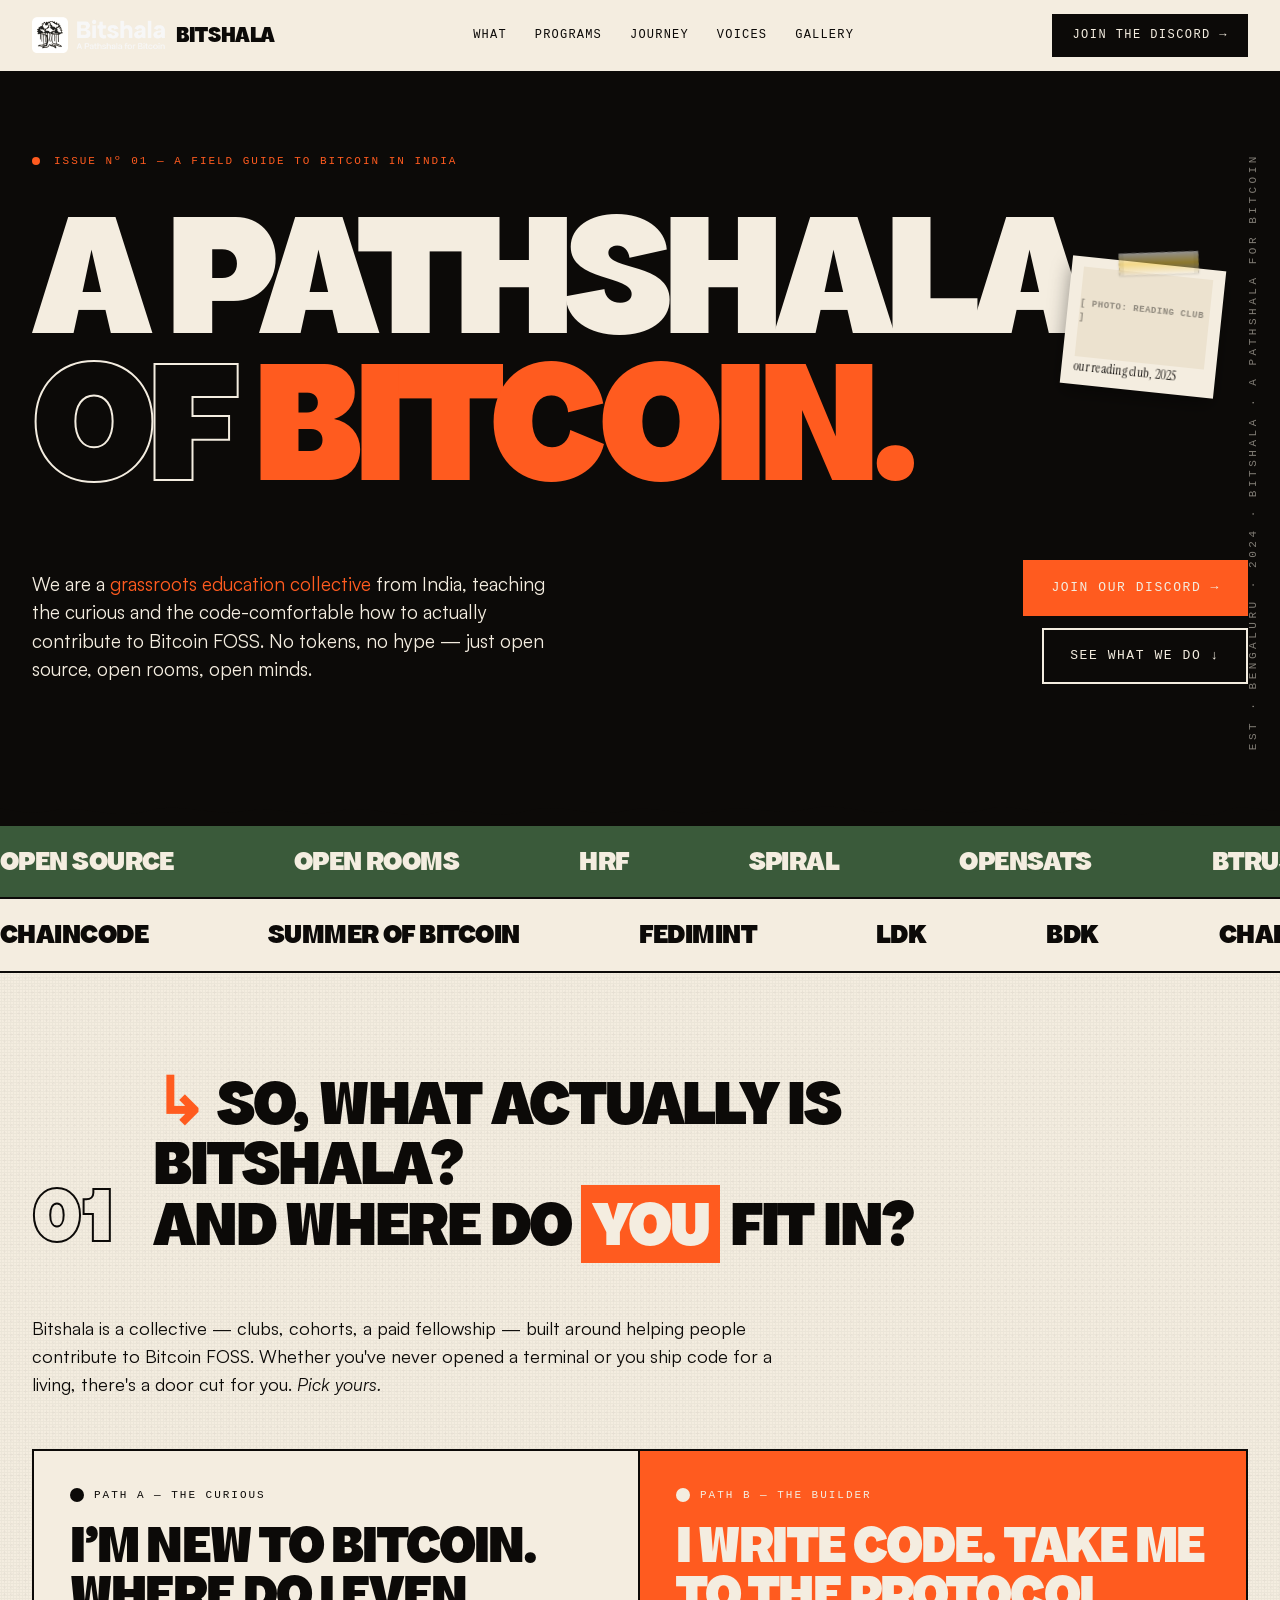
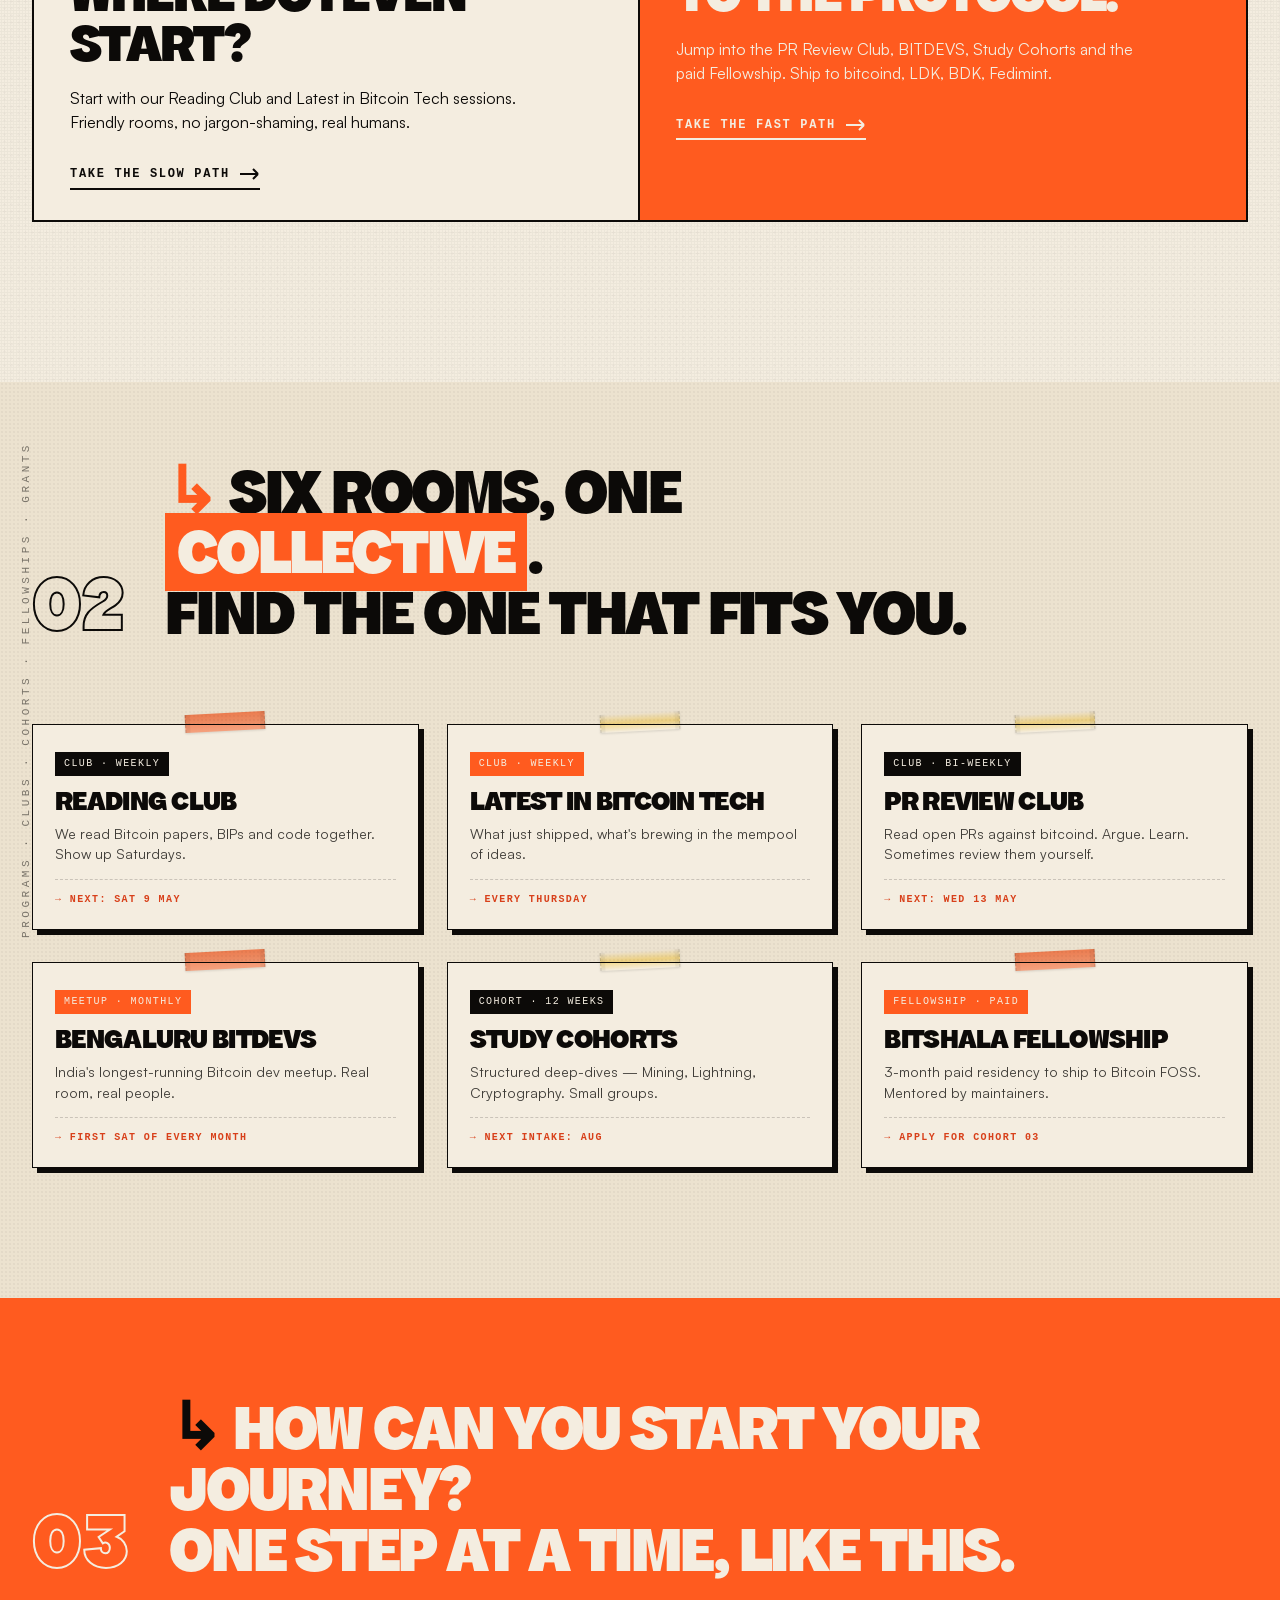
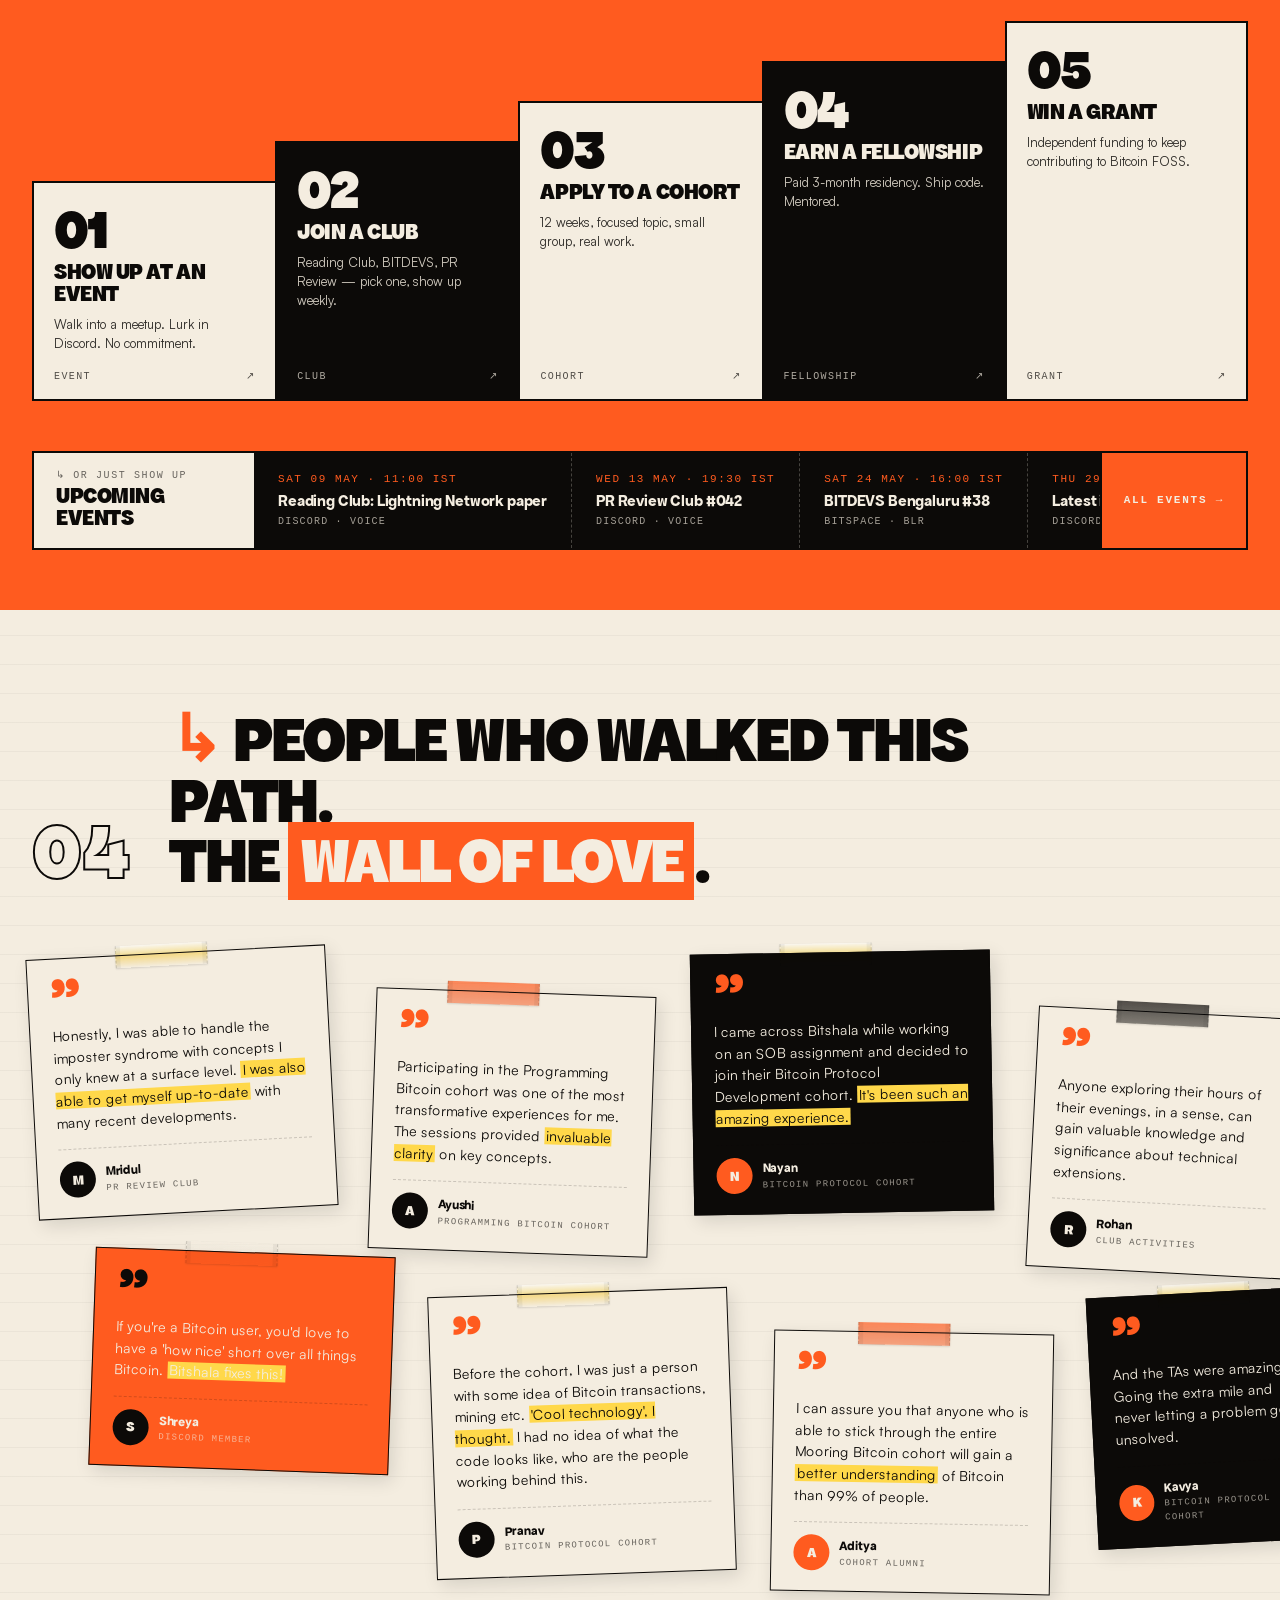
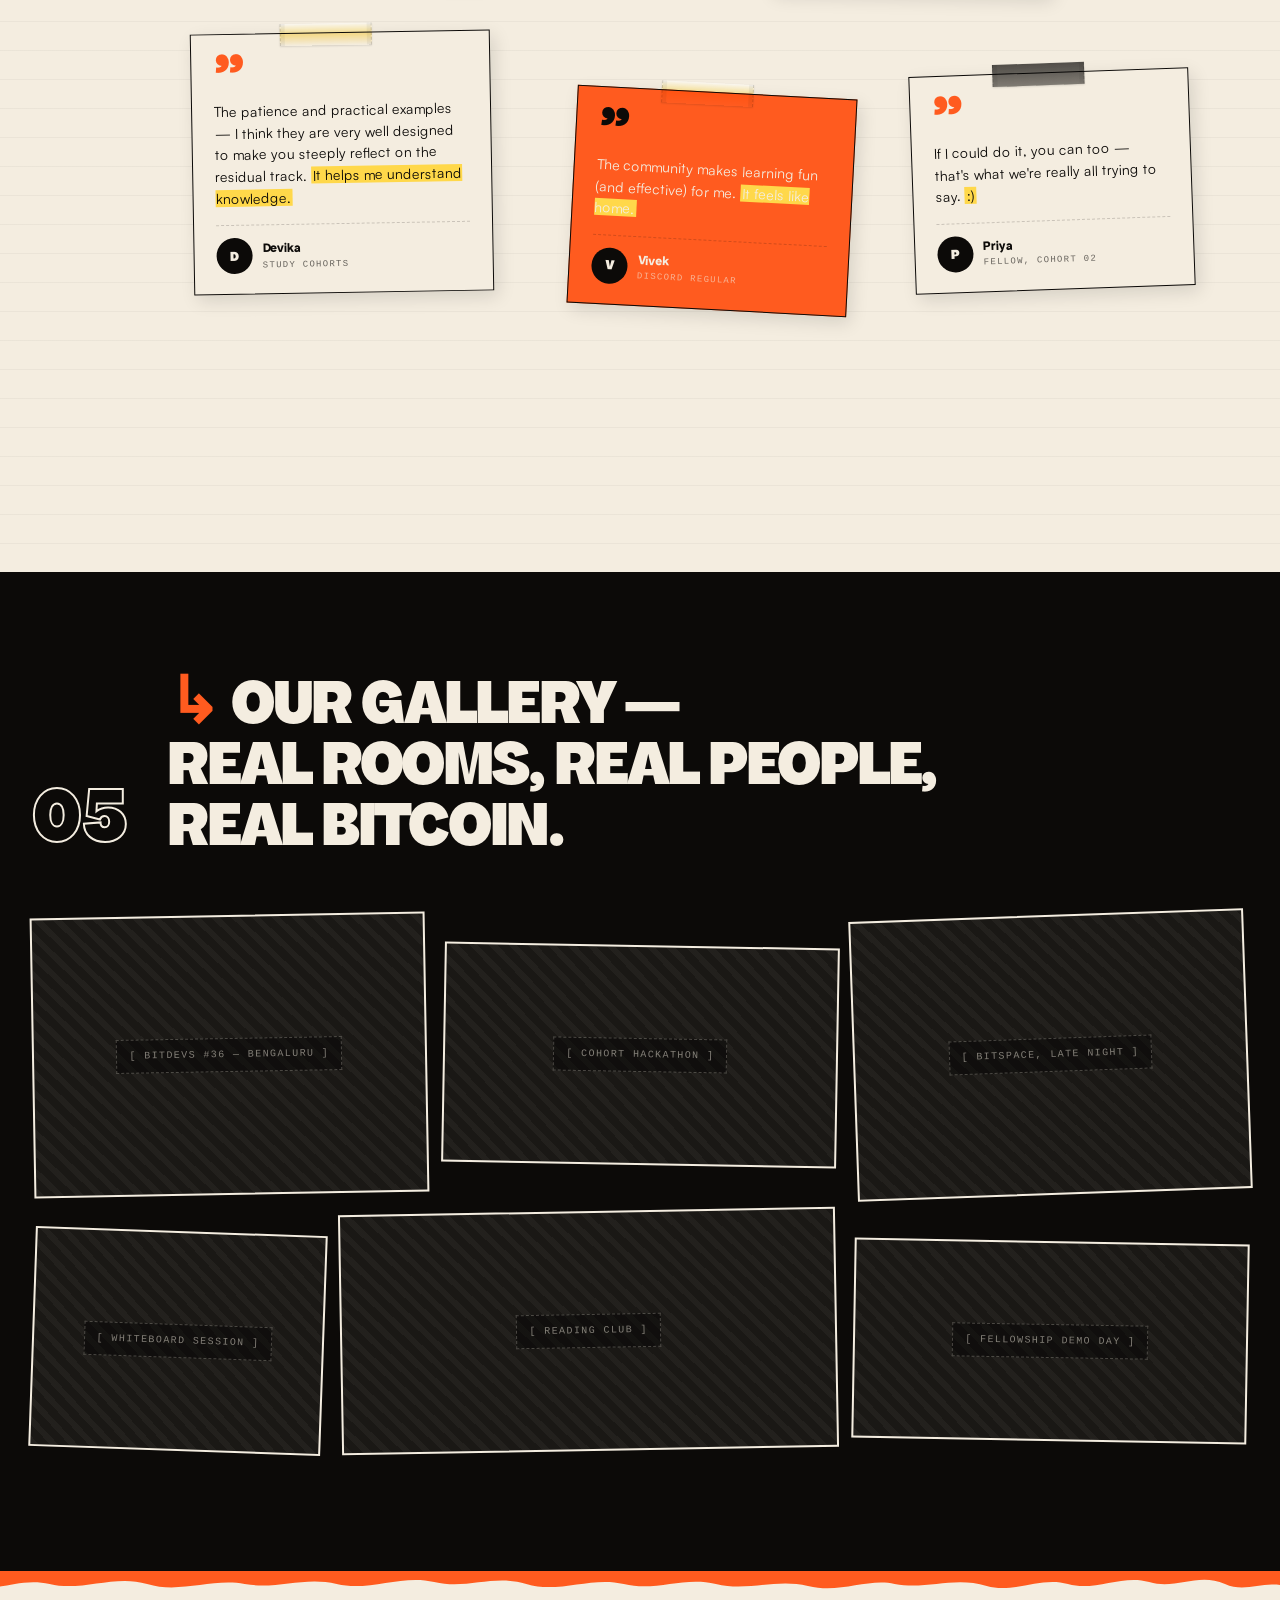
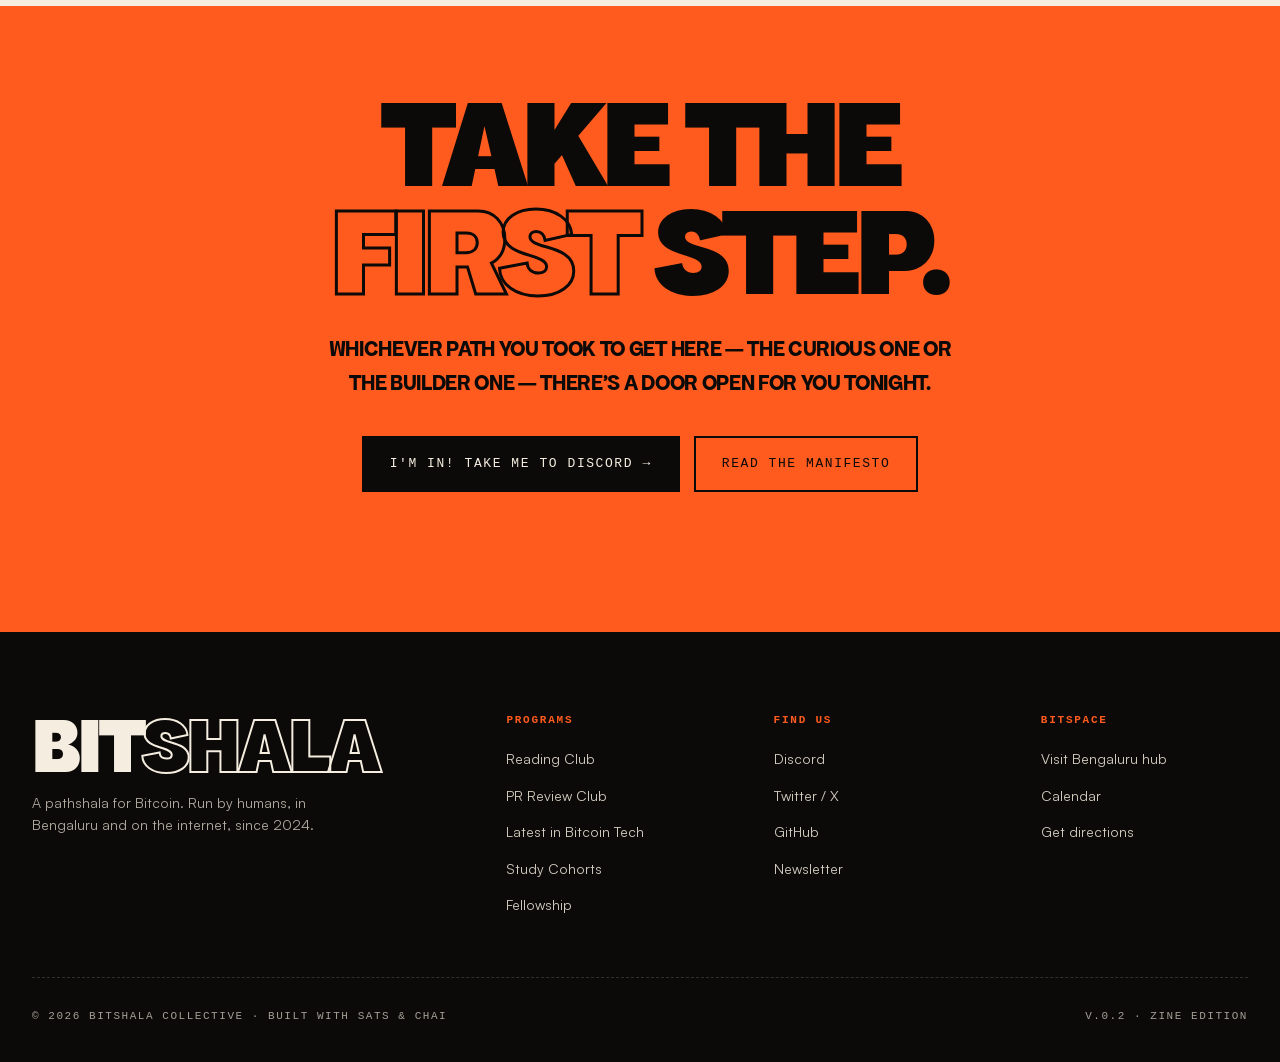
<file: index.html>
<!doctype html>
<html lang="en">
<head>
<meta charset="utf-8" />
<meta name="viewport" content="width=device-width, initial-scale=1" />
<title>Bitshala — A Pathshala for Bitcoin</title>
<meta name="description" content="Bitshala is a grassroots Bitcoin education collective from India. Clubs, cohorts, and a paid fellowship for curious minds and working devs." />
<link rel="preconnect" href="https://fonts.googleapis.com" />
<link rel="preconnect" href="https://fonts.gstatic.com" crossorigin />
<link rel="stylesheet" href="https://fonts.googleapis.com/css2?family=Instrument+Serif:ital@0;1&display=swap" />
<link rel="stylesheet" href="project/styles.css" />
<style>
  /* Hero stamp is absolutely positioned within the hero grid */
  .hero-stamp { position: absolute; }
</style>
</head>
<body class="paper">

<!-- ============ NAV ============ -->
<nav class="nav">
  <div class="nav-inner">
    <a href="#" class="nav-logo">
      <img src="project/assets/bitshala-logo.png" alt="Bitshala" />
      <span>BITSHALA</span>
    </a>
    <div class="nav-links">
      <a href="#what">What</a>
      <a href="#tree">Programs</a>
      <a href="#journey">Journey</a>
      <a href="#wall">Voices</a>
      <a href="#gallery">Gallery</a>
    </div>
    <a href="https://discord.gg/bitshala" class="nav-cta">Join the Discord →</a>
  </div>
</nav>

<!-- ============ HERO ============ -->
<header class="hero ink-bg torn-bottom dark-tear">
  <div class="vertical-text">EST · BENGALURU · 2024 · BITSHALA · A PATHSHALA FOR BITCOIN</div>
  <div class="wrap hero-grid">
    <div class="hero-eyebrow eyebrow">
      <span class="dot"></span>
      <span>Issue Nº 01 — A Field Guide to Bitcoin in India</span>
    </div>
    <h1 class="hero-mega">
      A&nbsp;Pathshala<br />
      <span class="of">of</span>&nbsp;<span class="bitcoin">Bitcoin.</span>
    </h1>

    <div class="hero-meta">
      <p class="hero-blurb">
        We are a <em>grassroots education collective</em> from India,
        teaching the curious and the code-comfortable how to actually
        contribute to Bitcoin FOSS. No tokens, no hype — just open
        source, open rooms, open minds.
      </p>
      <div class="hero-actions">
        <a href="https://discord.gg/bitshala" class="btn btn-primary">Join our Discord →</a>
        <a href="#tree" class="btn btn-ghost">See what we do ↓</a>
      </div>
    </div>

    <!-- Taped polaroid stamp -->
    <div class="hero-stamp s1" data-caption="our reading club, 2025">
      <div class="tape" style="top:-12px;left:30%;width:80px;transform:rotate(-8deg)"></div>
      <div class="img">[ photo: reading club ]</div>
    </div>
  </div>
</header>

<!-- ============ MARQUEES ============ -->
<div class="marquee">
  <div class="marquee-track">
    <span>OPEN SOURCE</span><i class="star"></i>
    <span>OPEN ROOMS</span><i class="star"></i>
    <span>HRF</span><i class="star"></i>
    <span>SPIRAL</span><i class="star"></i>
    <span>OPENSATS</span><i class="star"></i>
    <span>BTRUST</span><i class="star"></i>
    <span>OPEN SOURCE</span><i class="star"></i>
    <span>OPEN ROOMS</span><i class="star"></i>
    <span>HRF</span><i class="star"></i>
    <span>SPIRAL</span><i class="star"></i>
    <span>OPENSATS</span><i class="star"></i>
    <span>BTRUST</span><i class="star"></i>
  </div>
</div>
<div class="marquee marquee-reverse">
  <div class="marquee-track">
    <span>CHAINCODE</span><i class="star"></i>
    <span>SUMMER OF BITCOIN</span><i class="star"></i>
    <span>FEDIMINT</span><i class="star"></i>
    <span>LDK</span><i class="star"></i>
    <span>BDK</span><i class="star"></i>
    <span>CHAINCODE</span><i class="star"></i>
    <span>SUMMER OF BITCOIN</span><i class="star"></i>
    <span>FEDIMINT</span><i class="star"></i>
    <span>LDK</span><i class="star"></i>
    <span>BDK</span><i class="star"></i>
  </div>
</div>

<!-- ============ WHAT IS BITSHALA + PICK YOUR PATH ============ -->
<section class="what-section paper" id="what">
  <div class="wrap">
    <div class="section-head">
      <div class="section-num">01</div>
      <h2 class="section-q">So, what actually <i>is</i> Bitshala? <br/>and where do <span class="highlight">you</span> fit in?</h2>
    </div>

    <p style="max-width:780px;font-size:18px;line-height:1.55;margin-bottom:50px">
      Bitshala is a collective — clubs, cohorts, a paid fellowship — built
      around helping people contribute to Bitcoin FOSS. Whether you've
      never opened a terminal or you ship code for a living, there's a
      door cut for you. <em>Pick yours.</em>
    </p>

    <div class="path-split">
      <a href="#tree" class="path-card">
        <div class="label">Path A — the curious</div>
        <h3>I'm new to Bitcoin. Where do I even start?</h3>
        <p class="desc">Start with our Reading Club and Latest in Bitcoin Tech sessions. Friendly rooms, no jargon-shaming, real humans.</p>
        <span class="arrow">Take the slow path
          <svg width="20" height="12" viewBox="0 0 20 12" fill="none"><path d="M0 6h18m0 0L13 1m5 5l-5 5" stroke="currentColor" stroke-width="2"/></svg>
        </span>
      </a>
      <a href="#tree" class="path-card orange">
        <div class="label">Path B — the builder</div>
        <h3>I write code. Take me to the protocol.</h3>
        <p class="desc">Jump into the PR Review Club, BITDEVS, Study Cohorts and the paid Fellowship. Ship to bitcoind, LDK, BDK, Fedimint.</p>
        <span class="arrow">Take the fast path
          <svg width="20" height="12" viewBox="0 0 20 12" fill="none"><path d="M0 6h18m0 0L13 1m5 5l-5 5" stroke="currentColor" stroke-width="2"/></svg>
        </span>
      </a>
    </div>
  </div>
</section>

<!-- ============ PROGRAMS ============ -->
<section class="tree-section" id="tree">
  <div class="vertical-text">PROGRAMS · CLUBS · COHORTS · FELLOWSHIPS · GRANTS</div>
  <div class="wrap">
    <div class="section-head">
      <div class="section-num">02</div>
      <h2 class="section-q">Six rooms, one <span class="highlight">collective</span>. <br/>Find the one that fits you.</h2>
    </div>

    <div class="programs-stage" data-layout="grid">

      <div class="program-tile" data-id="reading">
        <div class="tape orange"></div>
        <span class="badge">CLUB · WEEKLY</span>
        <h4>Reading Club</h4>
        <p>We read Bitcoin papers, BIPs and code together. Show up Saturdays.</p>
        <div class="meta">→ Next: Sat 9 May</div>
      </div>

      <div class="program-tile" data-id="latest">
        <div class="tape"></div>
        <span class="badge orange">CLUB · WEEKLY</span>
        <h4>Latest in Bitcoin Tech</h4>
        <p>What just shipped, what's brewing in the mempool of ideas.</p>
        <div class="meta">→ Every Thursday</div>
      </div>

      <div class="program-tile" data-id="prreview">
        <div class="tape"></div>
        <span class="badge">CLUB · BI-WEEKLY</span>
        <h4>PR Review Club</h4>
        <p>Read open PRs against bitcoind. Argue. Learn. Sometimes review them yourself.</p>
        <div class="meta">→ Next: Wed 13 May</div>
      </div>

      <div class="program-tile" data-id="bitdevs">
        <div class="tape orange"></div>
        <span class="badge orange">MEETUP · MONTHLY</span>
        <h4>Bengaluru BITDEVS</h4>
        <p>India's longest-running Bitcoin dev meetup. Real room, real people.</p>
        <div class="meta">→ First Sat of every month</div>
      </div>

      <div class="program-tile" data-id="cohorts">
        <div class="tape"></div>
        <span class="badge">COHORT · 12 WEEKS</span>
        <h4>Study Cohorts</h4>
        <p>Structured deep-dives — Mining, Lightning, Cryptography. Small groups.</p>
        <div class="meta">→ Next intake: Aug</div>
      </div>

      <div class="program-tile" data-id="fellowship">
        <div class="tape orange"></div>
        <span class="badge orange">FELLOWSHIP · PAID</span>
        <h4>Bitshala Fellowship</h4>
        <p>3-month paid residency to ship to Bitcoin FOSS. Mentored by maintainers.</p>
        <div class="meta">→ Apply for cohort 03</div>
      </div>

    </div>
  </div>
</section>

<!-- ============ JOURNEY / STAIRS ============ -->
<section class="stairs-section" id="journey">
  <div class="wrap">
    <div class="section-head" style="margin-bottom:20px">
      <div class="section-num">03</div>
      <h2 class="section-q">How can you start your <i>journey</i>? <br/>One step at a time, like this.</h2>
    </div>

    <div class="stairs">
      <div class="stair">
        <div class="step-num">01</div>
        <h4>Show up at an event</h4>
        <p>Walk into a meetup. Lurk in Discord. No commitment.</p>
        <div class="step-tag"><span>EVENT</span><span>↗</span></div>
      </div>
      <div class="stair">
        <div class="step-num">02</div>
        <h4>Join a Club</h4>
        <p>Reading Club, BITDEVS, PR Review — pick one, show up weekly.</p>
        <div class="step-tag"><span>CLUB</span><span>↗</span></div>
      </div>
      <div class="stair">
        <div class="step-num">03</div>
        <h4>Apply to a Cohort</h4>
        <p>12 weeks, focused topic, small group, real work.</p>
        <div class="step-tag"><span>COHORT</span><span>↗</span></div>
      </div>
      <div class="stair">
        <div class="step-num">04</div>
        <h4>Earn a Fellowship</h4>
        <p>Paid 3-month residency. Ship code. Mentored.</p>
        <div class="step-tag"><span>FELLOWSHIP</span><span>↗</span></div>
      </div>
      <div class="stair">
        <div class="step-num">05</div>
        <h4>Win a Grant</h4>
        <p>Independent funding to keep contributing to Bitcoin FOSS.</p>
        <div class="step-tag"><span>GRANT</span><span>↗</span></div>
      </div>
    </div>

    <div class="events-strip">
      <div class="events-label">
        <small>↳ Or just show up</small>
        Upcoming Events
      </div>
      <div class="events-list">
        <div class="event-item">
          <span class="date">Sat 09 May · 11:00 IST</span>
          <span class="title">Reading Club: Lightning Network paper</span>
          <span class="where">Discord · Voice</span>
        </div>
        <div class="event-item">
          <span class="date">Wed 13 May · 19:30 IST</span>
          <span class="title">PR Review Club #042</span>
          <span class="where">Discord · Voice</span>
        </div>
        <div class="event-item">
          <span class="date">Sat 24 May · 16:00 IST</span>
          <span class="title">BITDEVS Bengaluru #38</span>
          <span class="where">Bitspace · BLR</span>
        </div>
        <div class="event-item">
          <span class="date">Thu 29 May · 19:30 IST</span>
          <span class="title">Latest in Bitcoin Tech</span>
          <span class="where">Discord · Voice</span>
        </div>
      </div>
      <a href="https://discord.gg/bitshala" class="events-cta">All events →</a>
    </div>
  </div>
</section>

<!-- ============ WALL OF LOVE / PINBOARD ============ -->
<section class="wall-section" id="wall">
  <div class="wrap">
    <div class="section-head">
      <div class="section-num">04</div>
      <h2 class="section-q">People who walked this path. <br/>The <span class="highlight">wall of love</span>.</h2>
    </div>

    <div class="pinboard">
      <article class="pin-card" style="left:0;top:0;width:300px;transform:rotate(-3deg)">
        <div class="tape" style="left:30%"></div>
        <div class="quote-mark">"</div>
        <p class="quote">Honestly, I was able to handle the imposter syndrome with concepts I only knew at a surface level. <em>I was also able to get myself up-to-date</em> with many recent developments.</p>
        <div class="meta">
          <div class="avatar">M</div>
          <div class="who"><span class="name">Mridul</span><span class="role">PR Review Club</span></div>
        </div>
      </article>

      <article class="pin-card" style="left:340px;top:40px;width:280px;transform:rotate(2deg)">
        <div class="tape orange" style="left:25%"></div>
        <div class="quote-mark">"</div>
        <p class="quote">Participating in the Programming Bitcoin cohort was one of the most transformative experiences for me. The sessions provided <em>invaluable clarity</em> on key concepts.</p>
        <div class="meta">
          <div class="avatar">A</div>
          <div class="who"><span class="name">Ayushi</span><span class="role">Programming Bitcoin Cohort</span></div>
        </div>
      </article>

      <article class="pin-card dark" style="left:660px;top:0;width:300px;transform:rotate(-1deg)">
        <div class="tape" style="left:30%"></div>
        <div class="quote-mark">"</div>
        <p class="quote">I came across Bitshala while working on an SOB assignment and decided to join their Bitcoin Protocol Development cohort. <em>It's been such an amazing experience.</em></p>
        <div class="meta">
          <div class="avatar" style="background:var(--orange)">N</div>
          <div class="who"><span class="name">Nayan</span><span class="role">Bitcoin Protocol Cohort</span></div>
        </div>
      </article>

      <article class="pin-card" style="left:1000px;top:60px;width:260px;transform:rotate(3deg)">
        <div class="tape dark" style="left:30%"></div>
        <div class="quote-mark">"</div>
        <p class="quote">Anyone exploring their hours of their evenings, in a sense, can gain valuable knowledge and significance about technical extensions.</p>
        <div class="meta">
          <div class="avatar">R</div>
          <div class="who"><span class="name">Rohan</span><span class="role">Club Activities</span></div>
        </div>
      </article>

      <article class="pin-card orange" style="left:60px;top:300px;width:300px;transform:rotate(2deg)">
        <div class="tape" style="left:30%;background:linear-gradient(180deg,rgba(244,237,224,0.7),rgba(244,237,224,0.4))"></div>
        <div class="quote-mark">"</div>
        <p class="quote">If you're a Bitcoin user, you'd love to have a 'how nice' short over all things Bitcoin. <em>Bitshala fixes this!</em></p>
        <div class="meta">
          <div class="avatar" style="background:var(--ink)">S</div>
          <div class="who"><span class="name">Shreya</span><span class="role">Discord member</span></div>
        </div>
      </article>

      <article class="pin-card" style="left:400px;top:340px;width:300px;transform:rotate(-2deg)">
        <div class="tape" style="left:30%"></div>
        <div class="quote-mark">"</div>
        <p class="quote">Before the cohort, I was just a person with some idea of Bitcoin transactions, mining etc. <em>'Cool technology', I thought.</em> I had no idea of what the code looks like, who are the people working behind this.</p>
        <div class="meta">
          <div class="avatar">P</div>
          <div class="who"><span class="name">Pranav</span><span class="role">Bitcoin Protocol Cohort</span></div>
        </div>
      </article>

      <article class="pin-card" style="left:740px;top:380px;width:280px;transform:rotate(1deg)">
        <div class="tape orange" style="left:30%"></div>
        <div class="quote-mark">"</div>
        <p class="quote">I can assure you that anyone who is able to stick through the entire Mooring Bitcoin cohort will gain a <em>better understanding</em> of Bitcoin than 99% of people.</p>
        <div class="meta">
          <div class="avatar" style="background:var(--orange)">A</div>
          <div class="who"><span class="name">Aditya</span><span class="role">Cohort Alumni</span></div>
        </div>
      </article>

      <article class="pin-card dark" style="left:1060px;top:340px;width:240px;transform:rotate(-3deg)">
        <div class="tape" style="left:30%"></div>
        <div class="quote-mark">"</div>
        <p class="quote">And the TAs were amazing! Going the extra mile and never letting a problem go unsolved.</p>
        <div class="meta">
          <div class="avatar" style="background:var(--orange)">K</div>
          <div class="who"><span class="name">Kavya</span><span class="role">Bitcoin Protocol Cohort</span></div>
        </div>
      </article>

      <article class="pin-card" style="left:160px;top:680px;width:300px;transform:rotate(-1deg)">
        <div class="tape" style="left:30%"></div>
        <div class="quote-mark">"</div>
        <p class="quote">The patience and practical examples — I think they are very well designed to make you steeply reflect on the residual track. <em>It helps me understand knowledge.</em></p>
        <div class="meta">
          <div class="avatar">D</div>
          <div class="who"><span class="name">Devika</span><span class="role">Study Cohorts</span></div>
        </div>
      </article>

      <article class="pin-card orange" style="left:540px;top:740px;width:280px;transform:rotate(3deg)">
        <div class="tape" style="left:30%"></div>
        <div class="quote-mark">"</div>
        <p class="quote">The community makes learning fun (and effective) for me. <em>It feels like home.</em></p>
        <div class="meta">
          <div class="avatar" style="background:var(--ink)">V</div>
          <div class="who"><span class="name">Vivek</span><span class="role">Discord regular</span></div>
        </div>
      </article>

      <article class="pin-card" style="left:880px;top:720px;width:280px;transform:rotate(-2deg)">
        <div class="tape dark" style="left:30%"></div>
        <div class="quote-mark">"</div>
        <p class="quote">If I could do it, you can too — that's what we're really all trying to say. <em>:)</em></p>
        <div class="meta">
          <div class="avatar">P</div>
          <div class="who"><span class="name">Priya</span><span class="role">Fellow, Cohort 02</span></div>
        </div>
      </article>
    </div>
  </div>
</section>

<!-- ============ GALLERY ============ -->
<section class="gallery-section" id="gallery">
  <div class="wrap">
    <div class="section-head">
      <div class="section-num">05</div>
      <h2 class="section-q">Our gallery — <br/>real rooms, real people, <i>real Bitcoin</i>.</h2>
    </div>

    <div class="gallery-grid">
      <div class="photo p1"><div class="stripes"></div><div class="label">[ BITDEVS #36 — Bengaluru ]</div></div>
      <div class="photo p2"><div class="stripes"></div><div class="label">[ Cohort hackathon ]</div></div>
      <div class="photo p3"><div class="stripes"></div><div class="label">[ Bitspace, late night ]</div></div>
      <div class="photo p4"><div class="stripes"></div><div class="label">[ Whiteboard session ]</div></div>
      <div class="photo p5"><div class="stripes"></div><div class="label">[ Reading Club ]</div></div>
      <div class="photo p6"><div class="stripes"></div><div class="label">[ Fellowship demo day ]</div></div>
    </div>
  </div>
</section>

<!-- ============ FINAL CTA ============ -->
<section class="cta-section torn-top from-orange">
  <div class="wrap">
    <h2 class="cta-mega">Take the<br/><span class="stroke">first</span> step.</h2>
    <p class="cta-sub">Whichever path you took to get here — the curious one or the builder one — there's a door open for you tonight.</p>
    <div class="cta-buttons">
      <a href="https://discord.gg/bitshala" class="btn btn-primary">I'm in! Take me to Discord →</a>
      <a href="#what" class="btn btn-ghost">Read the manifesto</a>
    </div>
  </div>
</section>

<!-- ============ FOOTER ============ -->
<footer class="footer">
  <div class="wrap">
    <div class="footer-grid">
      <div class="footer-brand">
        <div class="mega-foot">BIT<span class="stroke">SHALA</span></div>
        <p style="opacity:.7;max-width:340px;font-size:14px">A pathshala for Bitcoin. Run by humans, in Bengaluru and on the internet, since 2024.</p>
      </div>
      <div class="footer-col">
        <h5>Programs</h5>
        <ul>
          <li><a href="#tree">Reading Club</a></li>
          <li><a href="#tree">PR Review Club</a></li>
          <li><a href="#tree">Latest in Bitcoin Tech</a></li>
          <li><a href="#tree">Study Cohorts</a></li>
          <li><a href="#tree">Fellowship</a></li>
        </ul>
      </div>
      <div class="footer-col">
        <h5>Find us</h5>
        <ul>
          <li><a href="https://discord.gg/bitshala">Discord</a></li>
          <li><a href="https://twitter.com/bitshala_org">Twitter / X</a></li>
          <li><a href="https://github.com/bitshala">GitHub</a></li>
          <li><a href="#" target="_blank">Newsletter</a></li>
        </ul>
      </div>
      <div class="footer-col">
        <h5>Bitspace</h5>
        <ul>
          <li><a href="#gallery">Visit Bengaluru hub</a></li>
          <li><a href="#journey">Calendar</a></li>
          <li><a href="#" target="_blank">Get directions</a></li>
        </ul>
      </div>
    </div>
    <div class="footer-bottom">
      <span>© 2026 Bitshala Collective · Built with sats &amp; chai</span>
      <span>v.0.2 · zine edition</span>
    </div>
  </div>
</footer>

<script>
  // Smooth scroll for anchor links
  document.querySelectorAll('a[href^="#"]').forEach(anchor => {
    anchor.addEventListener('click', function (e) {
      const target = document.querySelector(this.getAttribute('href'));
      if (target) {
        e.preventDefault();
        target.scrollIntoView({ behavior: 'smooth' });
      }
    });
  });

  // Tape entrance animation on hover
  document.querySelectorAll('.pin-card, .program-tile').forEach(el => {
    el.addEventListener('mouseenter', () => {
      const tape = el.querySelector('.tape');
      if (tape) tape.style.transition = 'transform .2s ease';
    });
  });

  // Sticky nav: add shadow on scroll
  const nav = document.querySelector('.nav');
  window.addEventListener('scroll', () => {
    nav.style.boxShadow = window.scrollY > 10
      ? '0 2px 12px rgba(12,10,8,0.12)'
      : 'none';
  }, { passive: true });
</script>

</body>
</html>
</file>
<file: project/styles.css>
/* ============================================================
   BITSHALA — Digital Zine Redesign
   Wireframe-fidelity, polished. Apfel Grotezk + Satoshi.
   ============================================================ */

/* ---------- Fonts ---------- */
@font-face {
  font-family: 'Apfel Grotezk';
  src: url('assets/fonts/ApfelGrotezk-Regular.woff2') format('woff2');
  font-weight: 400; font-style: normal; font-display: swap;
}
@font-face {
  font-family: 'Apfel Grotezk';
  src: url('assets/fonts/ApfelGrotezk-Mittel.woff2') format('woff2');
  font-weight: 500; font-style: normal; font-display: swap;
}
@font-face {
  font-family: 'Apfel Grotezk';
  src: url('assets/fonts/ApfelGrotezk-Fett.woff2') format('woff2');
  font-weight: 800; font-style: normal; font-display: swap;
}
@font-face {
  font-family: 'Apfel Grotezk';
  src: url('assets/fonts/ApfelGrotezk-Satt.woff2') format('woff2');
  font-weight: 900; font-style: normal; font-display: swap;
}
@font-face {
  font-family: 'Apfel Grotezk Brukt';
  src: url('assets/fonts/ApfelGrotezk-Brukt.woff2') format('woff2');
  font-weight: 700; font-style: normal; font-display: swap;
}
@font-face {
  font-family: 'Satoshi';
  src: url('assets/fonts/Satoshi-Regular.ttf') format('truetype');
  font-weight: 400; font-style: normal; font-display: swap;
}
@font-face {
  font-family: 'Satoshi';
  src: url('assets/fonts/Satoshi-Italic.ttf') format('truetype');
  font-weight: 400; font-style: italic; font-display: swap;
}
@font-face {
  font-family: 'Satoshi';
  src: url('assets/fonts/Satoshi-Medium.ttf') format('truetype');
  font-weight: 500; font-style: normal; font-display: swap;
}
@font-face {
  font-family: 'Satoshi';
  src: url('assets/fonts/Satoshi-Bold.ttf') format('truetype');
  font-weight: 700; font-style: normal; font-display: swap;
}
@font-face {
  font-family: 'Satoshi';
  src: url('assets/fonts/Satoshi-Black.ttf') format('truetype');
  font-weight: 900; font-style: normal; font-display: swap;
}

/* ---------- Tokens ---------- */
:root {
  --ink: #0c0a08;
  --paper: #f4ede0;        /* warm newsprint */
  --paper-2: #ece2cf;      /* deeper paper for stripes */
  --orange: #ff5b1f;       /* vivid zine orange */
  --orange-deep: #d8401a;
  --highlight: #ffd84a;    /* highlighter yellow */
  --green: #3a5a3a;        /* banyan green */
  --rule: rgba(12,10,8,0.18);

  --display: 'Apfel Grotezk', 'Helvetica Neue', sans-serif;
  --body: 'Satoshi', 'Helvetica Neue', sans-serif;
  --mono: 'JetBrains Mono', ui-monospace, Menlo, monospace;
}

/* ---------- Reset ---------- */
* { box-sizing: border-box; margin: 0; padding: 0; }
html, body { background: var(--paper); color: var(--ink); }
body {
  font-family: var(--body);
  font-size: 17px;
  line-height: 1.55;
  -webkit-font-smoothing: antialiased;
  text-rendering: optimizeLegibility;
  overflow-x: clip;
}
img { display: block; max-width: 100%; }
button { font: inherit; cursor: pointer; border: none; background: none; color: inherit; }
a { color: inherit; text-decoration: none; }

/* ---------- Paper / texture ---------- */
.paper {
  background: var(--paper);
  background-image:
    radial-gradient(rgba(12,10,8,0.035) 1px, transparent 1.2px),
    radial-gradient(rgba(12,10,8,0.025) 1px, transparent 1.2px);
  background-size: 3px 3px, 7px 7px;
  background-position: 0 0, 1px 2px;
}
.ink-bg {
  background: var(--ink);
  color: var(--paper);
  background-image:
    radial-gradient(rgba(255,255,255,0.04) 1px, transparent 1.2px);
  background-size: 4px 4px;
}

/* ---------- Common ---------- */
.wrap {
  max-width: 1320px;
  margin: 0 auto;
  padding: 0 32px;
  position: relative;
}
.eyebrow {
  font-family: var(--mono);
  font-size: 11px;
  letter-spacing: 0.18em;
  text-transform: uppercase;
  font-weight: 500;
}
.handwritten {
  font-family: 'Instrument Serif', Georgia, serif;
  font-weight: 400;
  letter-spacing: -0.005em;
}
.mega {
  font-family: var(--display);
  font-weight: 900;
  letter-spacing: -0.045em;
  line-height: 0.85;
  text-transform: uppercase;
}
.outline-text {
  -webkit-text-stroke: 2px currentColor;
  color: transparent;
}
.highlight {
  background: var(--orange);
  color: var(--paper);
  padding: 0 0.18em;
  box-decoration-break: clone;
  -webkit-box-decoration-break: clone;
}
.highlight-yellow {
  background: var(--highlight);
  color: var(--ink);
  padding: 0 0.18em;
  box-decoration-break: clone;
  -webkit-box-decoration-break: clone;
}

/* ---------- Tape ---------- */
.tape {
  position: absolute;
  width: 92px;
  height: 22px;
  background:
    linear-gradient(180deg, rgba(255,255,255,0.55) 0%, rgba(255,216,74,0.55) 50%, rgba(255,255,255,0.4) 100%);
  border-left: 1px dashed rgba(0,0,0,0.18);
  border-right: 1px dashed rgba(0,0,0,0.18);
  box-shadow: 0 1px 2px rgba(0,0,0,0.12);
  mix-blend-mode: multiply;
  pointer-events: none;
  z-index: 5;
}
.tape::before, .tape::after {
  content: '';
  position: absolute; top: 0; bottom: 0;
  width: 4px;
  background: rgba(0,0,0,0.05);
}
.tape::before { left: 0; }
.tape::after { right: 0; }

.tape.orange {
  background: linear-gradient(180deg, rgba(255,91,31,0.7) 0%, rgba(255,91,31,0.5) 100%);
}
.tape.dark {
  background: linear-gradient(180deg, rgba(12,10,8,0.7) 0%, rgba(12,10,8,0.5) 100%);
}

/* ---------- Torn edge (SVG) ---------- */
.torn-bottom {
  position: relative;
}
.torn-bottom::after {
  content: '';
  position: absolute;
  left: -10px; right: -10px;
  bottom: -1px;
  height: 36px;
  background-image: url("data:image/svg+xml;utf8,<svg xmlns='http://www.w3.org/2000/svg' viewBox='0 0 1200 36' preserveAspectRatio='none'><path d='M0,0 L1200,0 L1200,18 C1180,28 1160,12 1140,22 C1115,34 1095,16 1070,24 C1045,32 1020,14 995,22 C970,30 945,12 920,20 C890,30 865,16 835,22 C810,28 785,12 755,20 C725,28 700,14 670,22 C640,30 615,14 585,22 C555,30 525,12 495,22 C465,32 440,16 410,24 C380,32 350,14 320,22 C290,30 265,16 235,22 C205,28 175,12 145,22 C115,32 85,14 55,22 C30,28 10,16 0,20 Z' fill='%23f4ede0'/></svg>");
  background-size: 100% 100%;
  pointer-events: none;
}
.torn-bottom.dark-tear::after {
  background-image: url("data:image/svg+xml;utf8,<svg xmlns='http://www.w3.org/2000/svg' viewBox='0 0 1200 36' preserveAspectRatio='none'><path d='M0,0 L1200,0 L1200,18 C1180,28 1160,12 1140,22 C1115,34 1095,16 1070,24 C1045,32 1020,14 995,22 C970,30 945,12 920,20 C890,30 865,16 835,22 C810,28 785,12 755,20 C725,28 700,14 670,22 C640,30 615,14 585,22 C555,30 525,12 495,22 C465,32 440,16 410,24 C380,32 350,14 320,22 C290,30 265,16 235,22 C205,28 175,12 145,22 C115,32 85,14 55,22 C30,28 10,16 0,20 Z' fill='%230c0a08'/></svg>");
}
.torn-top {
  position: relative;
}
.torn-top::before {
  content: '';
  position: absolute;
  left: -10px; right: -10px;
  top: -1px;
  height: 36px;
  background-image: url("data:image/svg+xml;utf8,<svg xmlns='http://www.w3.org/2000/svg' viewBox='0 0 1200 36' preserveAspectRatio='none'><path d='M0,36 L1200,36 L1200,18 C1180,8 1160,24 1140,14 C1115,2 1095,20 1070,12 C1045,4 1020,22 995,14 C970,6 945,24 920,16 C890,6 865,20 835,14 C810,8 785,24 755,16 C725,8 700,22 670,14 C640,6 615,22 585,14 C555,6 525,24 495,14 C465,4 440,20 410,12 C380,4 350,22 320,14 C290,6 265,20 235,14 C205,8 175,24 145,14 C115,4 85,22 55,14 C30,8 10,20 0,16 Z' fill='%23f4ede0'/></svg>");
  background-size: 100% 100%;
  pointer-events: none;
}
.torn-top.from-orange::before {
  background-image: url("data:image/svg+xml;utf8,<svg xmlns='http://www.w3.org/2000/svg' viewBox='0 0 1200 36' preserveAspectRatio='none'><path d='M0,36 L1200,36 L1200,18 C1180,8 1160,24 1140,14 C1115,2 1095,20 1070,12 C1045,4 1020,22 995,14 C970,6 945,24 920,16 C890,6 865,20 835,14 C810,8 785,24 755,16 C725,8 700,22 670,14 C640,6 615,22 585,14 C555,6 525,24 495,14 C465,4 440,20 410,12 C380,4 350,22 320,14 C290,6 265,20 235,14 C205,8 175,24 145,14 C115,4 85,22 55,14 C30,8 10,20 0,16 Z' fill='%23f4ede0'/></svg>");
}

/* ---------- Halftone ---------- */
.halftone {
  background-image: radial-gradient(circle, var(--ink) 25%, transparent 26%);
  background-size: 6px 6px;
}

/* ---------- Nav ---------- */
.nav {
  position: sticky;
  top: 0;
  z-index: 50;
  background: var(--paper);
  border-bottom: 2px solid var(--ink);
}
.nav-inner {
  display: flex;
  align-items: center;
  justify-content: space-between;
  padding: 14px 32px;
  max-width: 1320px;
  margin: 0 auto;
}
.nav-logo {
  display: flex; align-items: center; gap: 10px;
  font-family: var(--display);
  font-weight: 900;
  font-size: 22px;
  letter-spacing: -0.02em;
}
.nav-logo img { height: 36px; width: auto; }
.nav-links {
  display: flex; gap: 28px;
  font-family: var(--mono);
  font-size: 12px;
  letter-spacing: 0.1em;
  text-transform: uppercase;
}
.nav-links a { position: relative; padding: 4px 0; }
.nav-links a:hover { color: var(--orange); }
.nav-cta {
  background: var(--ink); color: var(--paper);
  padding: 10px 18px;
  font-family: var(--mono);
  font-size: 12px;
  letter-spacing: 0.12em;
  text-transform: uppercase;
  border: 2px solid var(--ink);
  transition: transform .15s ease, background .15s ease;
}
.nav-cta:hover { background: var(--orange); border-color: var(--orange); transform: translate(-2px, -2px); box-shadow: 4px 4px 0 var(--ink); }

/* ---------- Hero ---------- */
.hero {
  position: relative;
  background: var(--ink);
  color: var(--paper);
  padding: 80px 0 140px;
  overflow: hidden;
}
.hero-grid {
  display: grid;
  grid-template-columns: 1fr;
  gap: 24px;
  position: relative;
}
.hero-eyebrow {
  display: flex; align-items: center; gap: 14px;
  color: var(--orange);
  margin-bottom: 8px;
}
.hero-eyebrow .dot {
  width: 8px; height: 8px; background: var(--orange); border-radius: 50%;
  animation: pulse 1.6s ease-in-out infinite;
}
@keyframes pulse {
  0%, 100% { opacity: 1; transform: scale(1); }
  50% { opacity: 0.4; transform: scale(0.7); }
}
.hero-mega {
  font-size: clamp(80px, 14vw, 230px);
  line-height: 0.82;
  letter-spacing: -0.05em;
  font-weight: 900;
  font-family: var(--display);
  text-transform: uppercase;
}
.hero-mega .of { -webkit-text-stroke: 2px var(--paper); color: transparent; }
.hero-mega .bitcoin { color: var(--orange); display: inline-block; }
.hero-meta {
  display: grid;
  grid-template-columns: 1.4fr 1fr;
  gap: 40px;
  margin-top: 40px;
  align-items: end;
}
.hero-blurb {
  font-family: var(--body);
  font-size: 19px;
  line-height: 1.5;
  max-width: 540px;
}
.hero-blurb em { font-style: italic; color: var(--orange); }
.hero-actions {
  display: flex; flex-direction: column; gap: 12px;
  align-items: flex-end;
}
.btn {
  display: inline-flex; align-items: center; gap: 10px;
  padding: 16px 26px;
  font-family: var(--mono);
  font-size: 13px;
  letter-spacing: 0.12em;
  text-transform: uppercase;
  font-weight: 500;
  border: 2px solid var(--paper);
  transition: transform .15s ease, box-shadow .15s ease, background .15s ease, color .15s ease;
}
.btn-primary { background: var(--orange); color: var(--paper); border-color: var(--orange); }
.btn-primary:hover { transform: translate(-3px,-3px); box-shadow: 6px 6px 0 var(--paper); }
.btn-ghost { background: transparent; color: var(--paper); }
.btn-ghost:hover { transform: translate(-3px,-3px); box-shadow: 6px 6px 0 var(--orange); background: var(--orange); border-color: var(--orange); }

/* Vertical sidebar text */
.vertical-text {
  position: absolute;
  writing-mode: vertical-rl;
  transform: rotate(180deg);
  font-family: var(--mono);
  font-size: 11px;
  letter-spacing: 0.32em;
  text-transform: uppercase;
  opacity: 0.5;
}
.hero .vertical-text {
  right: 18px; top: 80px;
}

/* Polaroid stamps in hero */
.hero-stamp {
  position: absolute;
  background: var(--paper);
  color: var(--ink);
  padding: 10px 12px 28px;
  box-shadow: 0 8px 18px rgba(0,0,0,0.4);
  font-family: var(--display);
  font-weight: 800;
  font-size: 13px;
  text-transform: uppercase;
  letter-spacing: 0.04em;
  z-index: 3;
}
.hero-stamp::after {
  content: attr(data-caption);
  position: absolute; left: 12px; bottom: 8px; right: 12px;
  font-family: 'Instrument Serif', Georgia, serif;
  font-weight: 400;
  font-size: 13px;
  letter-spacing: 0.02em;
  text-transform: none;
  color: var(--ink);
}
.hero-stamp .img {
  width: 130px; height: 90px;
  background: var(--paper-2);
  display: flex; align-items: center; justify-content: center;
  font-family: var(--mono); font-size: 9px; color: rgba(0,0,0,0.4);
}
.hero-stamp.s1 { top: 110px; right: 60px; transform: rotate(6deg); }
.hero-stamp.s2 { top: 280px; right: 200px; transform: rotate(-8deg); }

/* ---------- "What is Bitshala" — pick-your-path ---------- */
.what-section {
  padding: 100px 0 60px;
  position: relative;
}
.section-head {
  display: grid;
  grid-template-columns: auto 1fr;
  gap: 40px;
  align-items: end;
  margin-bottom: 60px;
}
.section-q {
  font-family: var(--display);
  font-weight: 900;
  font-size: clamp(36px, 5vw, 64px);
  line-height: 0.95;
  max-width: 880px;
  letter-spacing: -0.035em;
  text-transform: uppercase;
}
.section-q::before {
  content: '↳';
  display: inline-block;
  margin-right: 12px;
  color: var(--orange);
}
.section-q i, .hero-blurb em, .pin-card .quote em { font-style: normal; }
.section-num {
  font-family: var(--display);
  font-size: 80px;
  font-weight: 900;
  line-height: 1;
  -webkit-text-stroke: 2px var(--ink);
  color: transparent;
}

/* Pick-your-path split */
.path-split {
  display: grid;
  grid-template-columns: 1fr 1fr;
  gap: 0;
  border: 2px solid var(--ink);
  background: var(--ink);
  position: relative;
  margin-bottom: 100px;
}
.path-card {
  padding: 36px 36px 30px;
  background: var(--paper);
  position: relative;
  transition: background .2s ease, color .2s ease;
}
.path-card.orange { background: var(--orange); color: var(--paper); }
.path-card:nth-child(1) { border-right: 2px solid var(--ink); }
.path-card .label {
  font-family: var(--mono);
  font-size: 11px;
  letter-spacing: 0.18em;
  text-transform: uppercase;
  margin-bottom: 8px;
  display: flex; align-items: center; gap: 10px;
}
.path-card .label::before {
  content: ''; width: 14px; height: 14px;
  background: currentColor; border-radius: 50%;
}
.path-card h3 {
  font-family: var(--display);
  font-weight: 900;
  font-size: clamp(36px, 4.2vw, 56px);
  line-height: 0.92;
  letter-spacing: -0.035em;
  text-transform: uppercase;
  margin: 16px 0 18px;
}
.path-card .desc {
  font-size: 16px;
  line-height: 1.5;
  max-width: 460px;
  margin-bottom: 24px;
}
.path-card .arrow {
  display: inline-flex; align-items: center; gap: 10px;
  font-family: var(--mono);
  font-size: 12px;
  letter-spacing: 0.14em;
  text-transform: uppercase;
  font-weight: 600;
  border-bottom: 2px solid currentColor;
  padding-bottom: 4px;
}
.path-card .arrow svg { transition: transform .2s ease; }
.path-card:hover .arrow svg { transform: translateX(6px); }

/* ---------- Programs stage (replaces tree) ---------- */
.programs-stage {
  position: relative;
  margin-top: 20px;
}

.program-tile {
  background: var(--paper);
  border: 1.5px solid var(--ink);
  padding: 22px 22px 22px;
  box-shadow: 5px 5px 0 var(--ink);
  position: relative;
  transition: transform .2s ease, box-shadow .2s ease;
  cursor: pointer;
}
.program-tile:hover {
  transform: translate(-3px, -3px);
  box-shadow: 10px 10px 0 var(--ink);
}
.program-tile .badge {
  display: inline-block;
  background: var(--ink); color: var(--paper);
  padding: 4px 9px;
  font-family: var(--mono);
  font-size: 10px;
  letter-spacing: 0.14em;
  text-transform: uppercase;
  margin-bottom: 12px;
}
.program-tile .badge.orange { background: var(--orange); }
.program-tile h4 {
  font-family: var(--display);
  font-weight: 900;
  font-size: 28px;
  letter-spacing: -0.025em;
  line-height: 0.95;
  text-transform: uppercase;
  margin-bottom: 10px;
}
.program-tile p {
  font-size: 14px;
  line-height: 1.45;
  color: rgba(12,10,8,0.78);
  margin-bottom: 14px;
}
.program-tile .meta {
  font-family: var(--mono);
  font-size: 10px;
  letter-spacing: 0.14em;
  text-transform: uppercase;
  color: var(--orange-deep);
  font-weight: 600;
  padding-top: 12px;
  border-top: 1px dashed var(--rule);
}
.program-tile .tape { top: -12px; left: 50%; transform: translateX(-50%) rotate(-3deg); width: 80px; height: 18px; }

/* === Style A: editorial grid === */
.programs-stage[data-layout="grid"] {
  display: grid;
  grid-template-columns: repeat(3, 1fr);
  gap: 32px 28px;
  padding: 20px 0 10px;
}

/* === Style B: typographic index === */
.programs-stage[data-layout="index"] {
  display: flex;
  flex-direction: column;
  border-top: 2px solid var(--ink);
}
.programs-stage[data-layout="index"] .program-tile {
  display: grid;
  grid-template-columns: 60px 1fr 2fr auto;
  align-items: center;
  gap: 28px;
  padding: 24px 8px;
  background: transparent;
  border: none;
  border-bottom: 2px solid var(--ink);
  box-shadow: none;
  transition: background .2s ease, padding .2s ease;
}
.programs-stage[data-layout="index"] .program-tile:hover {
  background: var(--ink);
  color: var(--paper);
  transform: none;
  padding-left: 24px;
  padding-right: 24px;
}
.programs-stage[data-layout="index"] .program-tile:hover .meta { color: var(--orange); border-color: rgba(244,237,224,0.3); }
.programs-stage[data-layout="index"] .program-tile::before {
  content: counter(prog, decimal-leading-zero);
  font-family: var(--display);
  font-weight: 900;
  font-size: 48px;
  line-height: 1;
  letter-spacing: -0.04em;
}
.programs-stage[data-layout="index"] { counter-reset: prog; }
.programs-stage[data-layout="index"] .program-tile { counter-increment: prog; }
.programs-stage[data-layout="index"] .program-tile h4 { font-size: 30px; margin: 0; }
.programs-stage[data-layout="index"] .program-tile p { margin: 0; }
.programs-stage[data-layout="index"] .program-tile .badge { margin: 0; }
.programs-stage[data-layout="index"] .program-tile .meta { border: none; padding: 0; }
.programs-stage[data-layout="index"] .program-tile .tape { display: none; }

/* === Style C: pinboard collage === */
.programs-stage[data-layout="pinboard"] {
  position: relative;
  min-height: 720px;
}
.programs-stage[data-layout="pinboard"] .program-tile {
  position: absolute;
  width: 280px;
}
.programs-stage[data-layout="pinboard"] [data-id="reading"]    { top:  10px;  left: 2%;   transform: rotate(-3deg); }
.programs-stage[data-layout="pinboard"] [data-id="latest"]     { top:  40px;  left: 36%;  transform: rotate(2deg);  }
.programs-stage[data-layout="pinboard"] [data-id="prreview"]   { top:  20px;  right: 2%;  transform: rotate(-2deg); }
.programs-stage[data-layout="pinboard"] [data-id="bitdevs"]    { top: 360px; left: 6%;   transform: rotate(3deg);  }
.programs-stage[data-layout="pinboard"] [data-id="cohorts"]    { top: 400px; left: 38%;  transform: rotate(-4deg); }
.programs-stage[data-layout="pinboard"] [data-id="fellowship"] { top: 360px; right: 4%;  transform: rotate(2deg);  }
.programs-stage[data-layout="pinboard"] .program-tile:hover {
  transform: translate(-3px, -6px) rotate(0deg) !important;
  box-shadow: 12px 12px 0 var(--ink);
  z-index: 5;
}

@media (max-width: 900px) {
  .programs-stage[data-layout="grid"] { grid-template-columns: 1fr; }
  .programs-stage[data-layout="index"] .program-tile {
    grid-template-columns: 1fr;
    gap: 8px;
  }
  .programs-stage[data-layout="pinboard"] { min-height: auto; display: flex; flex-direction: column; gap: 24px; }
  .programs-stage[data-layout="pinboard"] .program-tile { position: relative; left: 0 !important; right: auto !important; top: 0 !important; transform: none !important; width: 100%; }
}
.tree-section {
  padding: 80px 0 120px;
  position: relative;
  background: var(--paper-2);
  background-image:
    radial-gradient(rgba(12,10,8,0.04) 1px, transparent 1.2px);
  background-size: 4px 4px;
}
.tree-section .vertical-text { left: 18px; top: 60px; }

.tree-stage {
  position: relative;
  min-height: 760px;
  margin-top: 20px;
}
.tree-svg {
  position: absolute;
  left: 50%;
  top: 0;
  transform: translateX(-50%);
  width: min(680px, 90%);
  height: auto;
  z-index: 1;
}
.tree-panel {
  position: absolute;
  background: var(--paper);
  border: 1.5px solid var(--ink);
  padding: 14px 16px 16px;
  width: 220px;
  box-shadow: 4px 4px 0 var(--ink);
  z-index: 2;
  transition: transform .2s ease, box-shadow .2s ease;
}
.tree-panel:hover {
  transform: translate(-2px, -2px) rotate(0deg) !important;
  box-shadow: 8px 8px 0 var(--ink);
}
.tree-panel .badge {
  display: inline-block;
  background: var(--ink); color: var(--paper);
  padding: 3px 8px;
  font-family: var(--mono);
  font-size: 10px;
  letter-spacing: 0.14em;
  text-transform: uppercase;
  margin-bottom: 8px;
}
.tree-panel .badge.orange { background: var(--orange); }
.tree-panel h4 {
  font-family: var(--display);
  font-weight: 900;
  font-size: 22px;
  letter-spacing: -0.02em;
  line-height: 1;
  text-transform: uppercase;
  margin-bottom: 6px;
}
.tree-panel p {
  font-size: 13px;
  line-height: 1.4;
  color: rgba(12,10,8,0.75);
}
.tree-panel .meta {
  margin-top: 10px;
  font-family: var(--mono);
  font-size: 10px;
  letter-spacing: 0.12em;
  text-transform: uppercase;
  color: var(--orange-deep);
}
.tree-panel .tape { top: -12px; left: 50%; transform: translateX(-50%) rotate(var(--tape-rot,-3deg)); width: 80px; height: 18px; }

/* Position panels around the tree */
.tp-1 { top: 30px;  left: 4%;   transform: rotate(-4deg); --tape-rot: -6deg; }
.tp-2 { top: 80px;  right: 4%;  transform: rotate(3deg);  --tape-rot: 4deg; }
.tp-3 { top: 240px; left: 0%;   transform: rotate(2deg);  --tape-rot: 3deg; }
.tp-4 { top: 280px; right: 0%;  transform: rotate(-3deg); --tape-rot: -4deg; }
.tp-5 { top: 480px; left: 12%;  transform: rotate(4deg);  --tape-rot: 5deg; }
.tp-6 { top: 520px; right: 10%; transform: rotate(-5deg); --tape-rot: -7deg; }

.tree-caption {
  position: absolute;
  bottom: -10px; left: 50%;
  transform: translateX(-50%);
  font-family: var(--display);
  font-weight: 800;
  font-size: 18px;
  letter-spacing: -0.01em;
  text-transform: uppercase;
  text-align: center;
  white-space: nowrap;
}
.tree-caption span { color: var(--orange); }

/* ---------- Trust strip ---------- */
.trust-section {
  padding: 80px 0;
  border-top: 2px solid var(--ink);
  border-bottom: 2px solid var(--ink);
  background: var(--paper);
}
.trust-row {
  display: grid;
  grid-template-columns: 220px 1fr;
  gap: 40px;
  align-items: center;
  padding: 24px 0;
}
.trust-row + .trust-row { border-top: 1px dashed var(--rule); }
.trust-label {
  font-family: var(--display);
  font-weight: 900;
  font-size: 28px;
  line-height: 0.95;
  letter-spacing: -0.025em;
  text-transform: uppercase;
}
.trust-label small {
  display: block;
  font-family: var(--mono);
  font-size: 10px;
  letter-spacing: 0.18em;
  text-transform: uppercase;
  color: rgba(12,10,8,0.6);
  font-weight: 500;
  margin-bottom: 4px;
}
.trust-logos {
  display: flex; gap: 48px; align-items: center; flex-wrap: wrap;
}
.trust-logo {
  font-family: var(--display);
  font-weight: 900;
  font-size: 22px;
  letter-spacing: -0.02em;
  opacity: 0.7;
  filter: grayscale(1);
  transition: opacity .2s ease, filter .2s ease;
  display: flex; align-items: center; gap: 8px;
}
.trust-logo:hover { opacity: 1; filter: grayscale(0); }
.trust-logo .glyph {
  width: 24px; height: 24px;
  background: var(--ink);
  display: inline-block;
}
.trust-logo .glyph.circle { border-radius: 50%; }
.trust-logo .glyph.diamond { transform: rotate(45deg); }

/* ---------- Programs Rail ---------- */
.rail-section {
  padding: 100px 0 60px;
  position: relative;
}
.rail-head {
  display: flex;
  justify-content: space-between;
  align-items: end;
  margin-bottom: 40px;
  gap: 32px;
}
.rail-controls {
  display: flex; gap: 8px;
}
.rail-btn {
  width: 56px; height: 56px;
  border: 2px solid var(--ink);
  background: var(--paper);
  display: flex; align-items: center; justify-content: center;
  transition: background .15s ease, color .15s ease, transform .15s ease;
}
.rail-btn:hover { background: var(--ink); color: var(--paper); }
.rail-btn:active { transform: scale(0.95); }

.rail {
  display: flex;
  gap: 20px;
  overflow-x: auto;
  padding: 30px 32px 60px;
  margin: 0 -32px;
  scroll-snap-type: x mandatory;
  scrollbar-width: none;
}
.rail::-webkit-scrollbar { display: none; }

.program-card {
  flex: 0 0 360px;
  scroll-snap-align: start;
  background: var(--paper);
  border: 2px solid var(--ink);
  position: relative;
  transition: transform .2s ease, box-shadow .2s ease;
  cursor: pointer;
  display: flex; flex-direction: column;
}
.program-card:hover {
  transform: translate(-4px, -4px);
  box-shadow: 8px 8px 0 var(--ink);
}
.program-card.dark { background: var(--ink); color: var(--paper); }
.program-card.orange { background: var(--orange); color: var(--paper); }

.program-card .cover {
  height: 200px;
  position: relative;
  overflow: hidden;
  border-bottom: 2px solid var(--ink);
  background: var(--ink);
  display: flex; align-items: center; justify-content: center;
}
.program-card.dark .cover { border-bottom-color: var(--paper); }
.program-card .cover-mega {
  font-family: var(--display);
  font-weight: 900;
  font-size: 80px;
  line-height: 0.85;
  text-transform: uppercase;
  letter-spacing: -0.04em;
  color: var(--orange);
  text-align: center;
  padding: 8px;
}
.program-card .cover.halftone-bg {
  background-image:
    radial-gradient(var(--orange) 18%, transparent 19%),
    radial-gradient(var(--orange) 18%, transparent 19%);
  background-size: 8px 8px;
  background-position: 0 0, 4px 4px;
  background-color: var(--ink);
}
.program-card .body {
  padding: 22px 22px 24px;
  flex: 1;
  display: flex; flex-direction: column;
}
.program-card .kicker {
  font-family: var(--mono);
  font-size: 10px;
  letter-spacing: 0.16em;
  text-transform: uppercase;
  margin-bottom: 8px;
  display: flex; justify-content: space-between;
  opacity: 0.7;
}
.program-card h3 {
  font-family: var(--display);
  font-weight: 900;
  font-size: 28px;
  letter-spacing: -0.025em;
  text-transform: uppercase;
  line-height: 0.95;
  margin-bottom: 10px;
}
.program-card .desc {
  font-size: 14px;
  line-height: 1.5;
  margin-bottom: 18px;
  flex: 1;
  opacity: 0.85;
}
.program-card .footer {
  display: flex; justify-content: space-between; align-items: center;
  font-family: var(--mono);
  font-size: 11px;
  letter-spacing: 0.12em;
  text-transform: uppercase;
  font-weight: 600;
}
.program-card .footer .arrow {
  display: inline-flex; align-items: center; gap: 6px;
  border-bottom: 2px solid currentColor;
  padding-bottom: 2px;
}

/* ---------- Stairs / Journey ---------- */
.stairs-section {
  padding: 100px 0 60px;
  background: var(--orange);
  color: var(--paper);
  position: relative;
}
.stairs-section .section-q { color: var(--paper); }
.stairs-section .section-q::before { color: var(--ink); }
.stairs-section .section-num { -webkit-text-stroke-color: var(--paper); }

.stairs {
  position: relative;
  margin-top: 40px;
  display: grid;
  grid-template-columns: repeat(5, 1fr);
  gap: 0;
  align-items: end;
}
.stair {
  background: var(--paper);
  color: var(--ink);
  border: 2px solid var(--ink);
  padding: 22px 20px 26px;
  position: relative;
  transition: transform .2s ease, box-shadow .2s ease;
  cursor: pointer;
}
.stair:hover {
  transform: translateY(-8px);
  box-shadow: 0 12px 0 var(--ink);
}
.stair:nth-child(1) { height: 220px; margin-right: -2px; }
.stair:nth-child(2) { height: 260px; margin-right: -2px; background: var(--ink); color: var(--paper); }
.stair:nth-child(3) { height: 300px; margin-right: -2px; }
.stair:nth-child(4) { height: 340px; margin-right: -2px; background: var(--ink); color: var(--paper); }
.stair:nth-child(5) { height: 380px; }
.stair .step-num {
  font-family: var(--display);
  font-weight: 900;
  font-size: 56px;
  line-height: 0.9;
  letter-spacing: -0.04em;
  margin-bottom: 6px;
}
.stair h4 {
  font-family: var(--display);
  font-weight: 900;
  font-size: 22px;
  letter-spacing: -0.02em;
  line-height: 1;
  text-transform: uppercase;
  margin-bottom: 10px;
}
.stair p {
  font-size: 13px;
  line-height: 1.45;
  opacity: 0.85;
}
.stair .step-tag {
  position: absolute;
  bottom: 14px; left: 20px; right: 20px;
  font-family: var(--mono);
  font-size: 10px;
  letter-spacing: 0.14em;
  text-transform: uppercase;
  display: flex; justify-content: space-between;
  opacity: 0.7;
}

/* Upcoming events strip below stairs */
.events-strip {
  margin-top: 50px;
  background: var(--ink);
  color: var(--paper);
  border: 2px solid var(--ink);
  display: grid;
  grid-template-columns: 220px 1fr auto;
  align-items: stretch;
}
.events-label {
  background: var(--paper);
  color: var(--ink);
  padding: 18px 22px;
  font-family: var(--display);
  font-weight: 900;
  font-size: 22px;
  text-transform: uppercase;
  letter-spacing: -0.02em;
  line-height: 1;
  display: flex; flex-direction: column; justify-content: center;
}
.events-label small {
  font-family: var(--mono);
  font-size: 10px;
  letter-spacing: 0.16em;
  font-weight: 500;
  text-transform: uppercase;
  margin-bottom: 4px;
  color: rgba(12,10,8,0.6);
}
.events-list {
  display: flex;
  overflow-x: auto;
  scrollbar-width: none;
}
.events-list::-webkit-scrollbar { display: none; }
.event-item {
  flex: 0 0 auto;
  padding: 18px 24px;
  border-right: 1px dashed rgba(244,237,224,0.25);
  display: flex; flex-direction: column; gap: 4px;
  min-width: 220px;
}
.event-item .date {
  font-family: var(--mono);
  font-size: 11px;
  letter-spacing: 0.14em;
  text-transform: uppercase;
  color: var(--orange);
}
.event-item .title {
  font-family: var(--display);
  font-weight: 800;
  font-size: 16px;
  letter-spacing: -0.01em;
  line-height: 1.15;
}
.event-item .where {
  font-family: var(--mono);
  font-size: 10px;
  letter-spacing: 0.12em;
  text-transform: uppercase;
  opacity: 0.65;
}
.events-cta {
  display: flex; align-items: center;
  padding: 0 22px;
  background: var(--orange);
  border-left: 2px solid var(--ink);
  font-family: var(--mono);
  font-size: 11px;
  letter-spacing: 0.16em;
  text-transform: uppercase;
  font-weight: 600;
  white-space: nowrap;
  transition: background .15s ease;
}
.events-cta:hover { background: var(--paper); color: var(--ink); }

/* ---------- Wall of Love (Pinboard) ---------- */
.wall-section {
  padding: 100px 0 120px;
  position: relative;
  background: var(--paper);
  background-image:
    repeating-linear-gradient(
      0deg,
      transparent 0,
      transparent 28px,
      rgba(12,10,8,0.04) 28px,
      rgba(12,10,8,0.04) 29px
    );
}
.pinboard {
  position: relative;
  min-height: 1100px;
  margin-top: 50px;
}
.pin-card {
  position: absolute;
  background: var(--paper);
  border: 1.5px solid var(--ink);
  padding: 22px 22px 20px;
  box-shadow: 4px 6px 18px rgba(0,0,0,0.12);
  transition: transform .25s ease, box-shadow .25s ease, z-index 0s linear .25s;
  z-index: 1;
}
.pin-card:hover {
  transform: translate(-4px, -8px) rotate(0deg) scale(1.04) !important;
  box-shadow: 12px 14px 30px rgba(0,0,0,0.25);
  z-index: 10;
  transition: transform .25s ease, box-shadow .25s ease, z-index 0s linear 0s;
}
.pin-card .tape { top: -10px; }
.pin-card .quote-mark {
  font-family: var(--display);
  font-weight: 900;
  font-size: 60px;
  line-height: 0.6;
  color: var(--orange);
  margin-bottom: 8px;
}
.pin-card .quote {
  font-size: 14px;
  line-height: 1.55;
  font-family: var(--body);
  margin-bottom: 16px;
}
.pin-card .quote em { background: var(--highlight); font-style: normal; padding: 0 2px; }
.pin-card .meta {
  display: flex; align-items: center; gap: 10px;
  border-top: 1px dashed var(--rule);
  padding-top: 12px;
}
.pin-card .avatar {
  width: 36px; height: 36px;
  background: var(--ink);
  border-radius: 50%;
  display: flex; align-items: center; justify-content: center;
  color: var(--paper);
  font-family: var(--display);
  font-weight: 900;
  font-size: 14px;
}
.pin-card .who {
  display: flex; flex-direction: column;
}
.pin-card .who .name {
  font-family: var(--display);
  font-weight: 800;
  font-size: 13px;
  letter-spacing: -0.01em;
}
.pin-card .who .role {
  font-family: var(--mono);
  font-size: 9px;
  letter-spacing: 0.14em;
  text-transform: uppercase;
  opacity: 0.6;
}
.pin-card.dark { background: var(--ink); color: var(--paper); }
.pin-card.dark .quote em { color: var(--ink); }
.pin-card.orange { background: var(--orange); color: var(--paper); }
.pin-card.orange .quote-mark { color: var(--ink); }

/* ---------- Gallery ---------- */
.gallery-section {
  padding: 100px 0 120px;
  background: var(--ink);
  color: var(--paper);
  position: relative;
  overflow: hidden;
}
.gallery-section .section-q { color: var(--paper); }
.gallery-section .section-q::before { color: var(--orange); }
.gallery-section .section-num { -webkit-text-stroke-color: var(--paper); }

.gallery-grid {
  display: grid;
  grid-template-columns: repeat(12, 1fr);
  gap: 16px;
  margin-top: 50px;
}
.photo {
  background: #1a1815;
  position: relative;
  overflow: hidden;
  border: 2px solid var(--paper);
  transition: transform .25s ease;
  display: flex; align-items: center; justify-content: center;
  font-family: var(--mono);
  font-size: 10px;
  letter-spacing: 0.14em;
  text-transform: uppercase;
  color: rgba(244,237,224,0.5);
}
.photo:hover { transform: scale(1.02) rotate(0deg) !important; z-index: 5; }
.photo .stripes {
  position: absolute; inset: 0;
  background-image: repeating-linear-gradient(
    45deg,
    rgba(244,237,224,0.04) 0,
    rgba(244,237,224,0.04) 6px,
    transparent 6px,
    transparent 14px
  );
}
.photo .label {
  position: relative; z-index: 1;
  padding: 8px 12px;
  border: 1px dashed rgba(244,237,224,0.25);
  background: rgba(0,0,0,0.4);
}
.photo.p1 { grid-column: 1 / 5; height: 280px; transform: rotate(-1deg); }
.photo.p2 { grid-column: 5 / 9; height: 220px; transform: rotate(1deg); margin-top: 30px; }
.photo.p3 { grid-column: 9 / 13; height: 280px; transform: rotate(-2deg); }
.photo.p4 { grid-column: 1 / 4; height: 220px; transform: rotate(2deg); margin-top: 20px; }
.photo.p5 { grid-column: 4 / 9; height: 240px; transform: rotate(-1deg); }
.photo.p6 { grid-column: 9 / 13; height: 200px; transform: rotate(1deg); margin-top: 30px; }

/* ---------- Final CTA ---------- */
.cta-section {
  padding: 120px 0 140px;
  background: var(--orange);
  color: var(--ink);
  position: relative;
  text-align: center;
  overflow: hidden;
}
.cta-mega {
  font-family: var(--display);
  font-weight: 900;
  font-size: clamp(60px, 10vw, 160px);
  line-height: 0.85;
  letter-spacing: -0.045em;
  text-transform: uppercase;
}
.cta-mega .stroke { -webkit-text-stroke: 3px var(--ink); color: transparent; }
.cta-sub {
  font-family: var(--display);
  font-weight: 800;
  font-size: 22px;
  letter-spacing: -0.015em;
  text-transform: uppercase;
  margin: 24px auto 36px;
  max-width: 640px;
}
.cta-buttons {
  display: flex; gap: 14px; justify-content: center; flex-wrap: wrap;
}
.cta-buttons .btn {
  border-color: var(--ink);
}
.cta-buttons .btn-primary {
  background: var(--ink); color: var(--paper); border-color: var(--ink);
}
.cta-buttons .btn-primary:hover { box-shadow: 6px 6px 0 var(--paper); }
.cta-buttons .btn-ghost { color: var(--ink); }
.cta-buttons .btn-ghost:hover { background: var(--ink); color: var(--paper); box-shadow: 6px 6px 0 var(--paper); }

/* ---------- Footer ---------- */
.footer {
  background: var(--ink);
  color: var(--paper);
  padding: 80px 0 40px;
}
.footer-grid {
  display: grid;
  grid-template-columns: 2fr 1fr 1fr 1fr;
  gap: 60px;
  margin-bottom: 60px;
}
.footer-brand .mega-foot {
  font-family: var(--display);
  font-weight: 900;
  font-size: 80px;
  line-height: 0.85;
  letter-spacing: -0.04em;
  text-transform: uppercase;
  margin-bottom: 12px;
}
.footer-brand .mega-foot .stroke { -webkit-text-stroke: 2px var(--paper); color: transparent; }
.footer-col h5 {
  font-family: var(--mono);
  font-size: 11px;
  letter-spacing: 0.16em;
  text-transform: uppercase;
  margin-bottom: 16px;
  color: var(--orange);
}
.footer-col ul { list-style: none; display: flex; flex-direction: column; gap: 10px; }
.footer-col a { opacity: 0.85; transition: color .15s ease; font-size: 14px; }
.footer-col a:hover { color: var(--orange); opacity: 1; }
.footer-bottom {
  display: flex; justify-content: space-between; align-items: center;
  padding-top: 30px;
  border-top: 1px dashed rgba(244,237,224,0.25);
  font-family: var(--mono);
  font-size: 11px;
  letter-spacing: 0.14em;
  text-transform: uppercase;
  opacity: 0.65;
}

/* ---------- Animations ---------- */
@keyframes marquee {
  0% { transform: translateX(0); }
  100% { transform: translateX(-50%); }
}
.marquee {
  border-top: 2px solid var(--ink);
  border-bottom: 2px solid var(--ink);
  background: var(--green);
  color: var(--paper);
  overflow: hidden;
  padding: 14px 0;
}
.marquee .star { background: var(--paper) !important; }
.marquee + .marquee { border-top: none; background: var(--paper); color: var(--ink); }
.marquee + .marquee .star { background: var(--ink) !important; }
.marquee-reverse .marquee-track { animation-direction: reverse; }
.marquee-track {
  display: flex; gap: 60px;
  white-space: nowrap;
  animation: marquee 40s linear infinite;
  font-family: var(--display);
  font-weight: 900;
  font-size: 28px;
  text-transform: uppercase;
  letter-spacing: -0.02em;
}
.marquee-track span { display: inline-flex; align-items: center; gap: 60px; }
.marquee-track .star {
  display: inline-block; width: 28px; height: 28px;
  background: var(--ink);
  clip-path: polygon(50% 0%, 61% 35%, 98% 35%, 68% 57%, 79% 91%, 50% 70%, 21% 91%, 32% 57%, 2% 35%, 39% 35%);
}

/* ---------- Responsive ---------- */
@media (max-width: 900px) {
  .hero-meta { grid-template-columns: 1fr; }
  .hero-actions { align-items: flex-start; }
  .path-split { grid-template-columns: 1fr; }
  .path-card:nth-child(1) { border-right: none; border-bottom: 2px solid var(--ink); }
  .stairs { grid-template-columns: 1fr; gap: 8px; }
  .stair { height: auto !important; min-height: 140px; margin-right: 0 !important; }
  .events-strip { grid-template-columns: 1fr; }
  .events-cta { padding: 18px 22px; border-left: none; border-top: 2px solid var(--ink); justify-content: center; }
  .gallery-grid { grid-template-columns: repeat(2, 1fr); }
  .photo { grid-column: span 1 !important; height: 200px !important; }
  .footer-grid { grid-template-columns: 1fr 1fr; }
  .nav-links { display: none; }
  .pinboard { min-height: auto; display: flex; flex-direction: column; gap: 20px; }
  .pin-card { position: relative; left: 0 !important; top: 0 !important; right: auto !important; width: 100% !important; transform: none !important; }
  .tree-stage { min-height: 1200px; }
  .tree-panel { width: 180px; }
}
</file>
